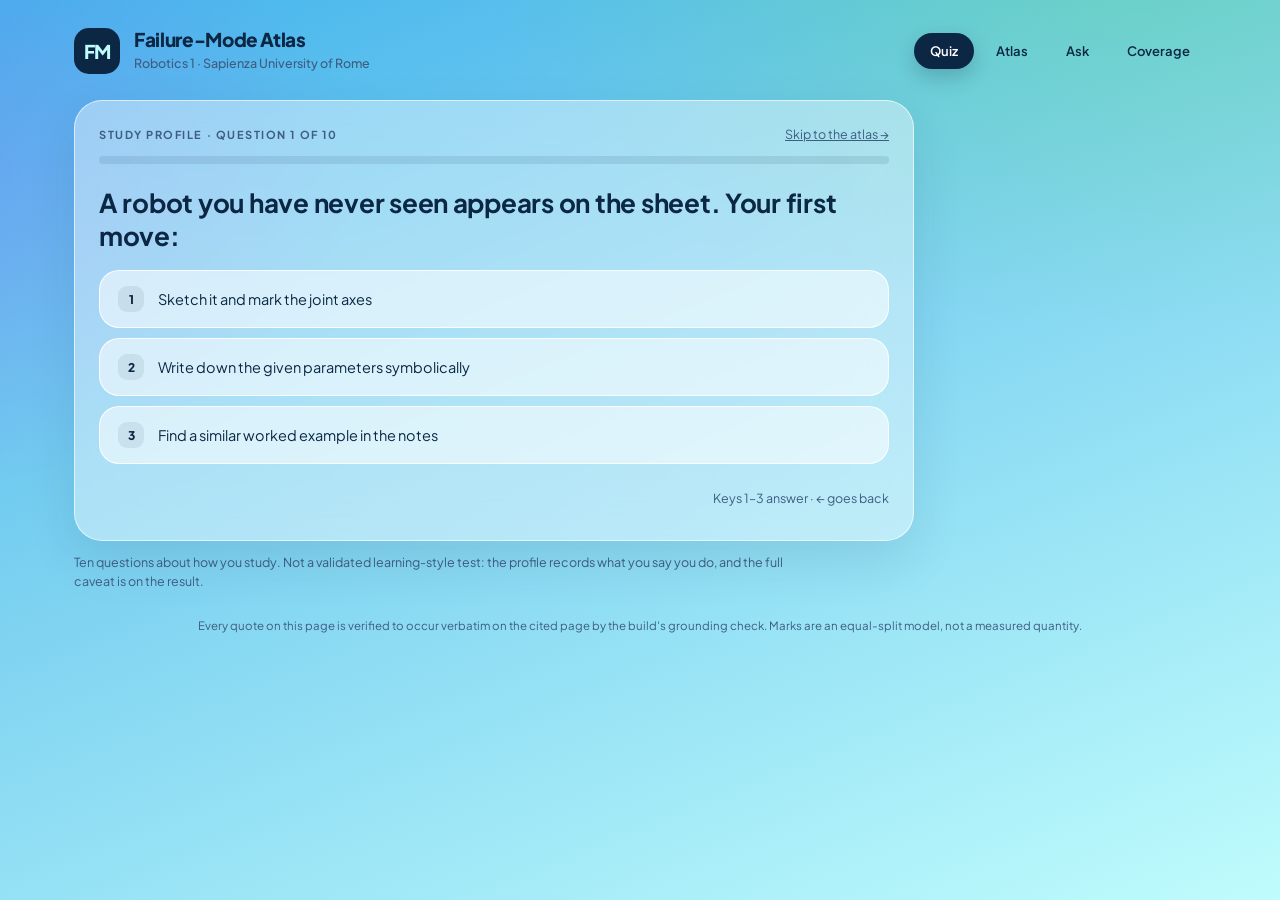
<file: index.html>
<!doctype html>
<!-- Opened from a directory listing or http://localhost:8787/ this sends you to
     the viewer. The viewer itself lives in web/index.html and is self-contained. -->
<meta charset="utf-8">
<title>Failure-Mode Atlas</title>
<meta http-equiv="refresh" content="0; url=web/index.html">
<style>
  body{font-family:ui-sans-serif,system-ui,sans-serif;background:#BFFCFC;color:#0C2744;
       display:grid;place-items:center;height:100vh;margin:0}
  a{color:#2E6BFF}
</style>
<p>Opening the atlas… <a href="web/index.html">continue to web/index.html</a></p>
</file>
